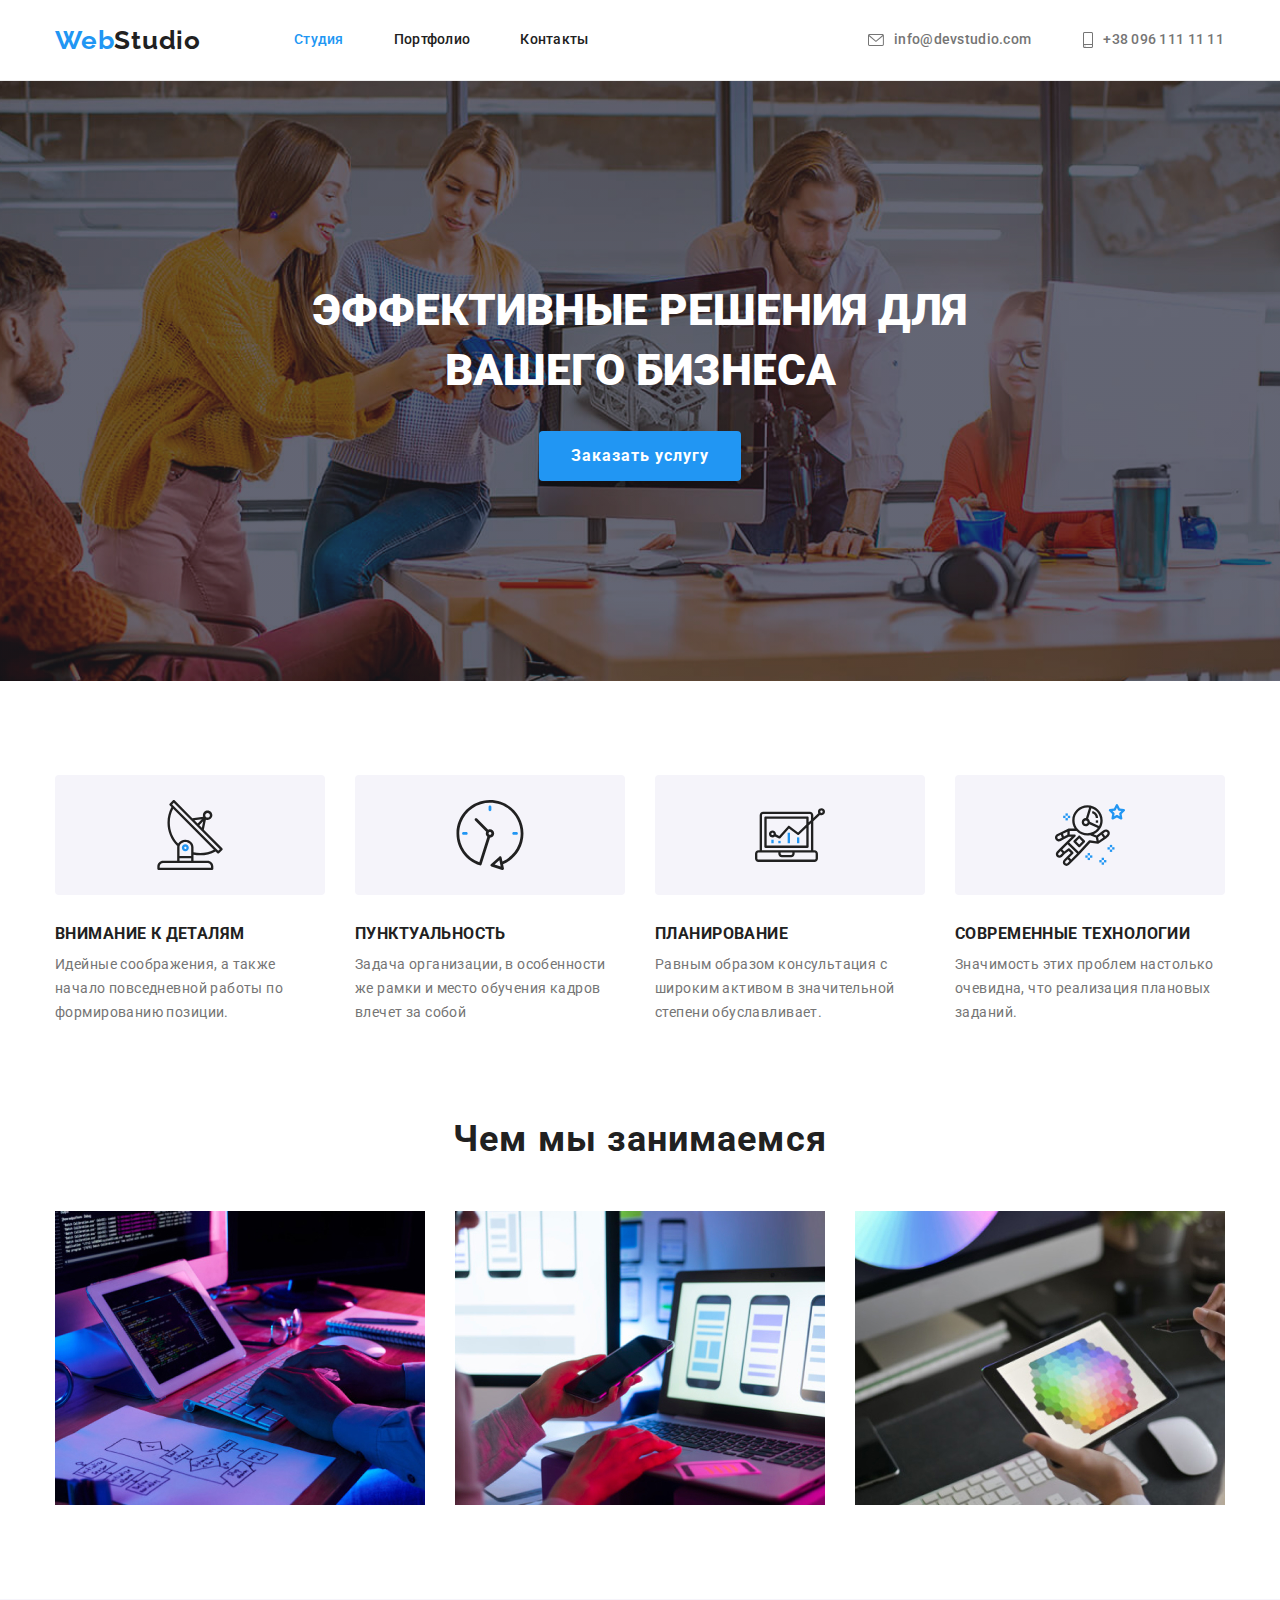
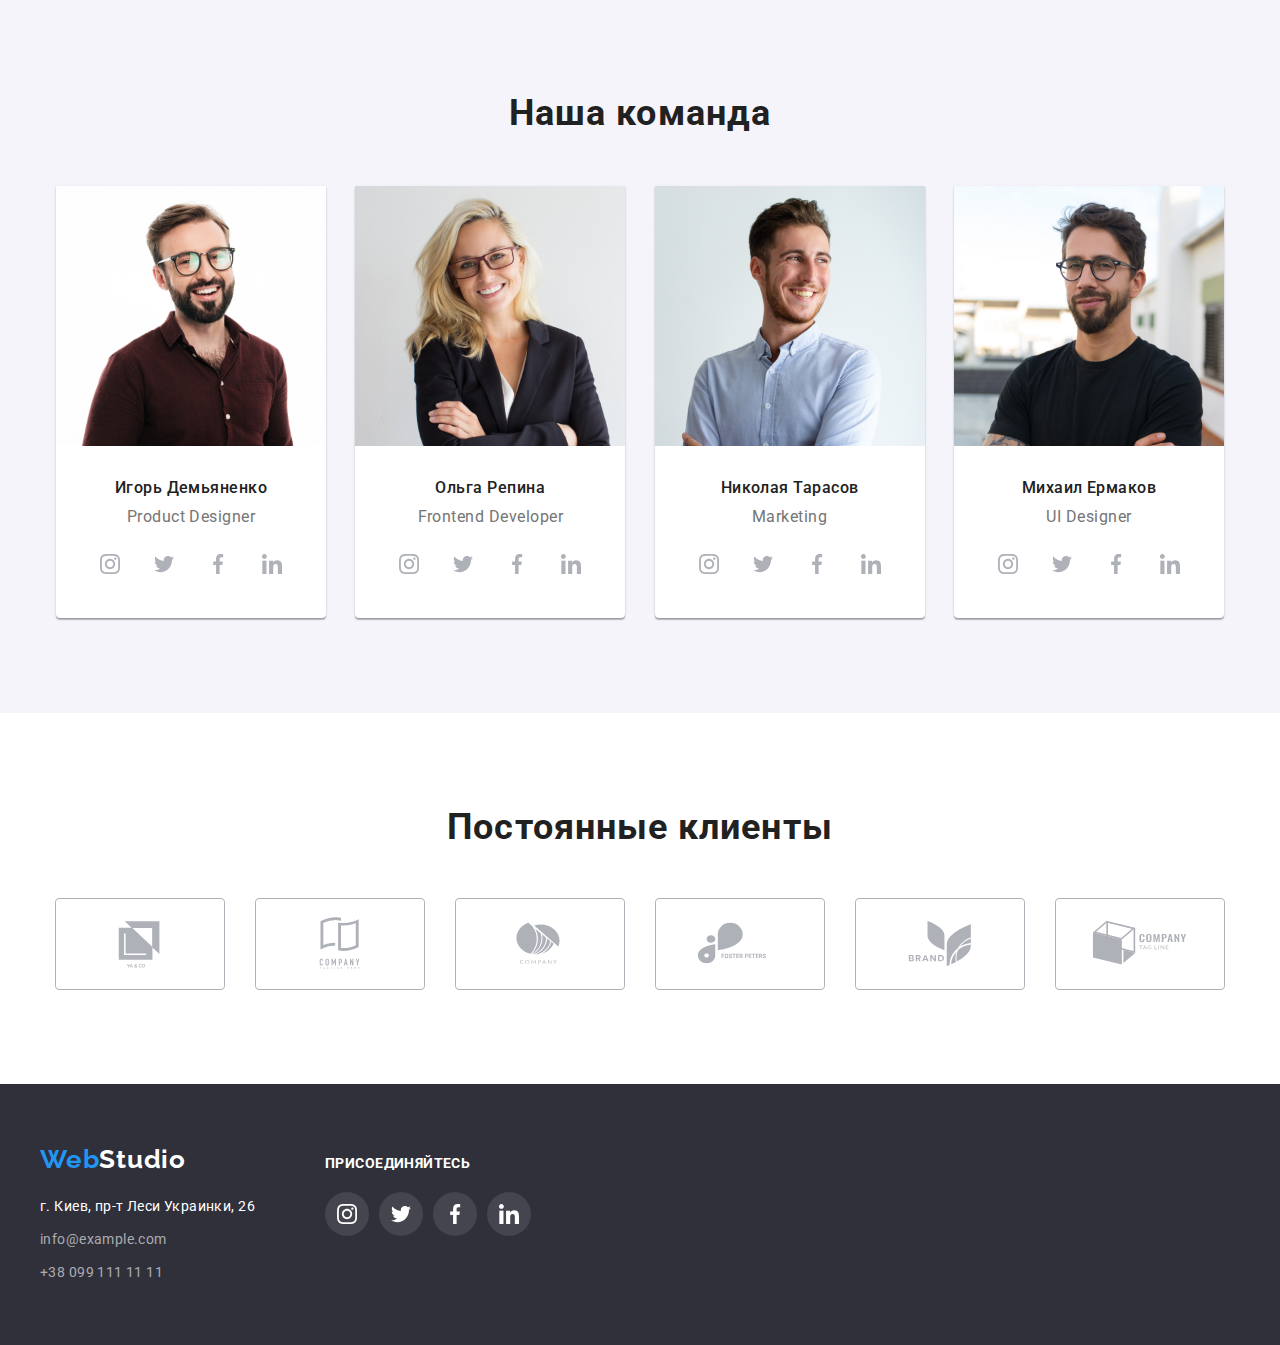
<file: index.html>
<!DOCTYPE html>
<html lang="ru">

<head>
    <meta charset="UTF-8">
    <meta http-equiv="X-UA-Compatible" content="IE=edge">
    <meta name="viewport" content="width=device-width, initial-scale=1.0">
    <title>Document</title>
    <link rel="stylesheet"
        href="https://cdnjs.cloudflare.com/ajax/libs/modern-normalize/1.0.0/modern-normalize.min.css" />
    <link rel="preconnect" href="https://fonts.googleapis.com">
    <link rel="preconnect" href="https://fonts.gstatic.com" crossorigin>
    <link
        href="https://fonts.googleapis.com/css2?family=Raleway:wght@700&family=Roboto:wght@400;500;700;900&display=swap"
        rel="stylesheet">
    <link rel="stylesheet" href="./css/styles.css">
</head>

<header class="header">
    <div class="container main-nav">
        <a href="./index.html" class="logo lg" lang="en">Web<span class="header-logo lg">Studio</span>
        </a>

        <nav class="nav">
            <ul class="header-list item">
                <li class="item">
                    <a href="./index.html" class="header-link link current">Студия</a>
                </li>
                <li class="item">
                    <a href="portfolio.html" class="header-link link ">Портфолио</a>
                </li>
                <li class="item">
                    <a href="" class="header-link link ">Контакты</a>
                </li>
            </ul>
        </nav>
        <ul class="navig">
            <li class="item">
                <a href="mailto:info@devstudio.com" class="header-nav mail link">
                    <svg class="contact-icon" width="16" height="12">
                        <use href="./images/symbol-defs.svg#icon-envelope"></use>
                    </svg>info@devstudio.com
                </a>
            </li>
            <li class="item">
                <a href="tel:+380961111111" class="header-nav link">
                    <svg class="contact-icon smartphone" width="10" height="16">
                        <use href="./images/symbol-defs.svg#icon-smartphone"></use>
                    </svg> +38 096 111 11 11
                </a>
            </li>
        </ul>
    </div>
</header>

<main>
        <section class="start">
            <div class="container">
            <h1 class="start-title">Эффективные решения для вашего бизнеса</h1>
            <button class="start-button" type="button">Заказать услугу</button>
        </div>
    </section>

    <section class="information section">
        <div class="container">
            <ul class="information-list">
                <li class="information-item">
                    <div class="icon-bg">
                        <svg class="information-icon" width="70" height="70">
                            <use href="./images/symbol-defs.svg#icon-antenna"></use>
                        </svg>
                    </div>
                    <h3 class="information-sub-title">Внимание к деталям</h3>
                    <p class="information-text">Идейные соображения, а также начало повседневной работы по
                        формированию
                        позиции.</p>
                </li>
                <li class="information-item">
                    <div class="icon-bg">
                        <svg class="information-icon" width="70" height="70">
                            <use href="./images/symbol-defs.svg#icon-clock"></use>
                        </svg>
                    </div>
                    <h3 class="information-sub-title">Пунктуальность</h3>
                    <p class="information-text">Задача организации, в особенности же рамки и место обучения кадров
                        влечет за собой</p>
                </li>
                <li class="information-item">
                    <div class="icon-bg">
                        <svg class="information-icon" width="70" height="70">
                            <use href="./images/symbol-defs.svg#icon-diagram"></use>
                        </svg>
                    </div>
                    <h3 class="information-sub-title">Планирование</h3>
                    <P class="information-text">Равным образом консультация с широким активом в значительной степени
                        обуславливает.</P>
                </li>
                <li class="information-item">
                    <div class="icon-bg">
                        <svg class="information-icon" width="70" height="70">
                            <use href="./images/symbol-defs.svg#icon-astronaut"></use>
                        </svg>
                    </div>
                    <h3 class="information-sub-title">Современные технологии</h3>
                    <p class="information-text">Значимость этих проблем настолько очевидна, что реализация плановых
                        заданий.</p>
                </li>
            </ul>
        </div>
    </section>


    <section class="work section-special">
        <div class="container">
            <h2 class="work-text">Чем мы занимаемся</h2>
            <ul class="work-list">
                <li class="work-item">
                    <img class="work-img " src="images/development.jpg" alt="разработка" width="370" height="294">
                </li>
                <li class="work-item">
                    <img class="work-img " src="images//design.jpg" alt="дизайн" width="370" height="294">
                </li>
                <li class="work-item">
                    <img class="work-img " src="images/decor.jpg" alt="оформление" width="370" height="294">
                </li>
            </ul>
        </div>
    </section>

    <section class="team section">
        <div class="container">
            <h2 class="team-title">Наша команда</h2>
            <ul class="team-list">
                <li class="team-item">
                    <img class="img" src="images/productdesigner.jpg" alt="Член команды" width="270" height="260">
                    <div class="text">
                        <h3 class="team-sub-title">Игорь Демьяненко</h3>
                        <p class="team-text">Product Designer</p>

                        <ul class="team-item-icon">
                            <li class="team-list-icon">
                                <a href="" class="team-link-icon">
                                    <svg class="team-icon" width="20" height="20">
                                        <use href="./images/symbol-defs.svg#icon-instagram"></use>
                                    </svg>
                                </a>
                            </li>
                            <li class="team-list-icon">
                                <a href="" class="team-link-icon">
                                    <svg class="team-icon" width="20" height="20">
                                        <use href="./images/symbol-defs.svg#icon-twitter"></use>
                                    </svg>
                                </a>
                            </li>
                            <li class="team-list-icon">
                                <a href="" class="team-link-icon">
                                    <svg class="team-icon" width="20" height="20">
                                        <use href="./images/symbol-defs.svg#icon-facebook"></use>
                                    </svg>
                                </a>
                            </li>
                            <li class="team-list-icon">
                                <a href="" class="team-link-icon">
                                    <svg class="team-icon" width="20" height="20">
                                        <use href="./images/symbol-defs.svg#icon-linkedin"></use>
                                    </svg>
                                </a>
                            </li>
                        </ul>
                    </div>
                </li>
                <li class="team-item">
                    <img class="img" src="images/frontenddeveloper.jpg" alt="Член команды" width="270" height="260">
                    <div class="text">
                        <h3 class="team-sub-title">Ольга Репина</h3>
                        <p class="team-text">Frontend Developer</p>

                        <ul class="team-item-icon">
                            <li class="team-list-icon">
                                <a href="" class="team-link-icon">
                                    <svg class="team-icon" width="20" height="20">
                                        <use href="./images/symbol-defs.svg#icon-instagram"></use>
                                    </svg>
                                </a>
                            </li>
                            <li class="team-list-icon">
                                <a href="" class="team-link-icon">
                                    <svg class="team-icon" width="20" height="20">
                                        <use href="./images/symbol-defs.svg#icon-twitter"></use>
                                    </svg>
                                </a>
                            </li>
                            <li class="team-list-icon">
                                <a href="" class="team-link-icon">
                                    <svg class="team-icon" width="20" height="20">
                                        <use href="./images/symbol-defs.svg#icon-facebook"></use>
                                    </svg>
                                </a>
                            </li>
                            <li class="team-list-icon">
                                <a href="" class="team-link-icon">
                                    <svg class="team-icon" width="20" height="20">
                                        <use href="./images/symbol-defs.svg#icon-linkedin"></use>
                                    </svg>
                                </a>
                            </li>
                        </ul>
                    </div>
                </li>
                <li class="team-item">
                    <img class="img" src="images/marketing.jpg" alt="Член команды" width="270" height="260">
                    <div class="text">
                        <h3 class="team-sub-title">Николая Тарасов</h3>
                        <p class="team-text">Marketing</p>

                        <ul class="team-item-icon">
                            <li class="team-list-icon">
                                <a href="" class="team-link-icon">
                                    <svg class="team-icon" width="20" height="20">
                                        <use href="./images/symbol-defs.svg#icon-instagram"></use>
                                    </svg>
                                </a>
                            </li>
                            <li class="team-list-icon">
                                <a href="" class="team-link-icon">
                                    <svg class="team-icon" width="20" height="20">
                                        <use href="./images/symbol-defs.svg#icon-twitter"></use>
                                    </svg>
                                </a>
                            </li>
                            <li class="team-list-icon">
                                <a href="" class="team-link-icon">
                                    <svg class="team-icon" width="20" height="20">
                                        <use href="./images/symbol-defs.svg#icon-facebook"></use>
                                    </svg>
                                </a>
                            </li>
                            <li class="team-list-icon">
                                <a href="" class="team-link-icon">
                                    <svg class="team-icon" width="20" height="20">
                                        <use href="./images/symbol-defs.svg#icon-linkedin"></use>
                                    </svg>
                                </a>
                            </li>
                        </ul>
                    </div>
                </li>
                <li class="team-item">
                    <img class="img" src="images/uldesigner.jpg" alt="Член команды" width="270" height="260">
                    <div class="text">
                        <h3 class="team-sub-title">Михаил Ермаков</h3>
                        <p class="team-text">UI Designer</p>

                        <ul class="team-item-icon">
                            <li class="team-list-icon">
                                <a href="" class="team-link-icon">
                                    <svg class="team-icon" width="20" height="20">
                                        <use href="./images/symbol-defs.svg#icon-instagram"></use>
                                    </svg>
                                </a>
                            </li>
                            <li class="team-list-icon">
                                <a href="" class="team-link-icon">
                                    <svg class="team-icon" width="20" height="20">
                                        <use href="./images/symbol-defs.svg#icon-twitter"></use>
                                    </svg>
                                </a>
                            </li>
                            <li class="team-list-icon">
                                <a href="" class="team-link-icon">
                                    <svg class="team-icon" width="20" height="20">
                                        <use href="./images/symbol-defs.svg#icon-facebook"></use>
                                    </svg>
                                </a>
                            </li>
                            <li class="team-list-icon">
                                <a href="" class="team-link-icon">
                                    <svg class="team-icon" width="20" height="20">
                                        <use href="./images/symbol-defs.svg#icon-linkedin"></use>
                                    </svg>
                                </a>
                            </li>
                        </ul>
                    </div>
                </li>
            </ul>
        </div>
    </section>
    <section class="client section">
        <div class="container">
            <h2 class="team-title">Постоянные клиенты</h2>
            <ul class="client-list list">
                <li class="client-item">
                    <a href="" class="client-link link">
                        <svg class="client-icon" width="106" height="60">
                            <use href="./images/symbol-defs.svg#icon-yago"></use>
                        </svg>
                    </a>
                </li>
                <li class="client-item">
                    <a href="" class="client-link link">
                        <svg class="client-icon" width="106" height="60">
                            <use href="./images/symbol-defs.svg#icon-company"></use>
                        </svg>
                    </a>
                </li>
                <li class="client-item">
                    <a href="" class="client-link link">
                        <svg class="client-icon" width="106" height="60">
                            <use href="./images/symbol-defs.svg#icon-comp"></use>
                        </svg>
                    </a>
                </li>
                <li class="client-item">
                    <a href="" class="client-link link">
                        <svg class="client-icon" width="106" height="60">
                            <use href="./images/symbol-defs.svg#icon-peters"></use>
                        </svg>
                    </a>
                </li>
                <li class="client-item">
                    <a href="" class="client-link link">
                        <svg class="client-icon" width="106" height="60">
                            <use href="./images/symbol-defs.svg#icon-brand"></use>
                        </svg>
                    </a>
                </li>
                <li class="client-item">
                    <a href="" class="client-link link">
                        <svg class="client-icon" width="106" height="60">
                            <use href="./images/symbol-defs.svg#icon-tag"></use>
                        </svg>
                    </a>
                </li>
            </ul>
        </div>
    </section>
</main>
<footer class="fotter">
    <div class="container fotter">
        <div>
            <a href="./index.html" class="f-logo link" lang="en">Web<span class="fo-logo link">Studio</span>
            </a>
            <address class="fotter-adress">
                <ul class="fotter-nav">
                    <li class="address-item"><a href="" class="fotter-nav white link">г. Киев, пр-т Леси Украинки, 26</a></li>
                    <li class="address-item"><a href="mailto:info@example.com"
                            class="fotter-nav link">info@example.com</a></li>
                    <li class="address-item"><a href="tel:+380991111111" class="fotter-nav link">+38 099 111 11 11</a>
                    </li>
                </ul>
            </address>
        </div>
        <div class="dopinfo">
            <p class="dopinfo-text">Присоединяйтесь</p>
            <ul class="dopinfo-item">
                <li class="dopinfo-list">
                    <a href="" class="dopinfo-link">
                        <svg class="dopinfo-icon" width="20" height="20">
                            <use href="./images/symbol-defs.svg#icon-instagram"></use>
                        </svg>
                    </a>
                </li>
                <li class="dopinfo-list">
                    <a href="" class="dopinfo-link">
                        <svg class="dopinfo-icon" width="20" height="20">
                            <use href="./images/symbol-defs.svg#icon-twitter"></use>
                        </svg>
                    </a>
                </li>
                <li class="dopinfo-list">
                    <a href="" class="dopinfo-link">
                        <svg class="dopinfo-icon" width="20" height="20">
                            <use href="./images/symbol-defs.svg#icon-facebook"></use>
                        </svg>
                    </a>
                </li>
                <li class="dopinfo-list">
                    <a href="" class="dopinfo-link">
                        <svg class="dopinfo-icon" width="20" height="20">
                            <use href="./images/symbol-defs.svg#icon-linkedin"></use>
                        </svg>
                    </a>
                </li>
            </ul>
        </div>
    </div>
</footer>
</body>

</html>
</file>
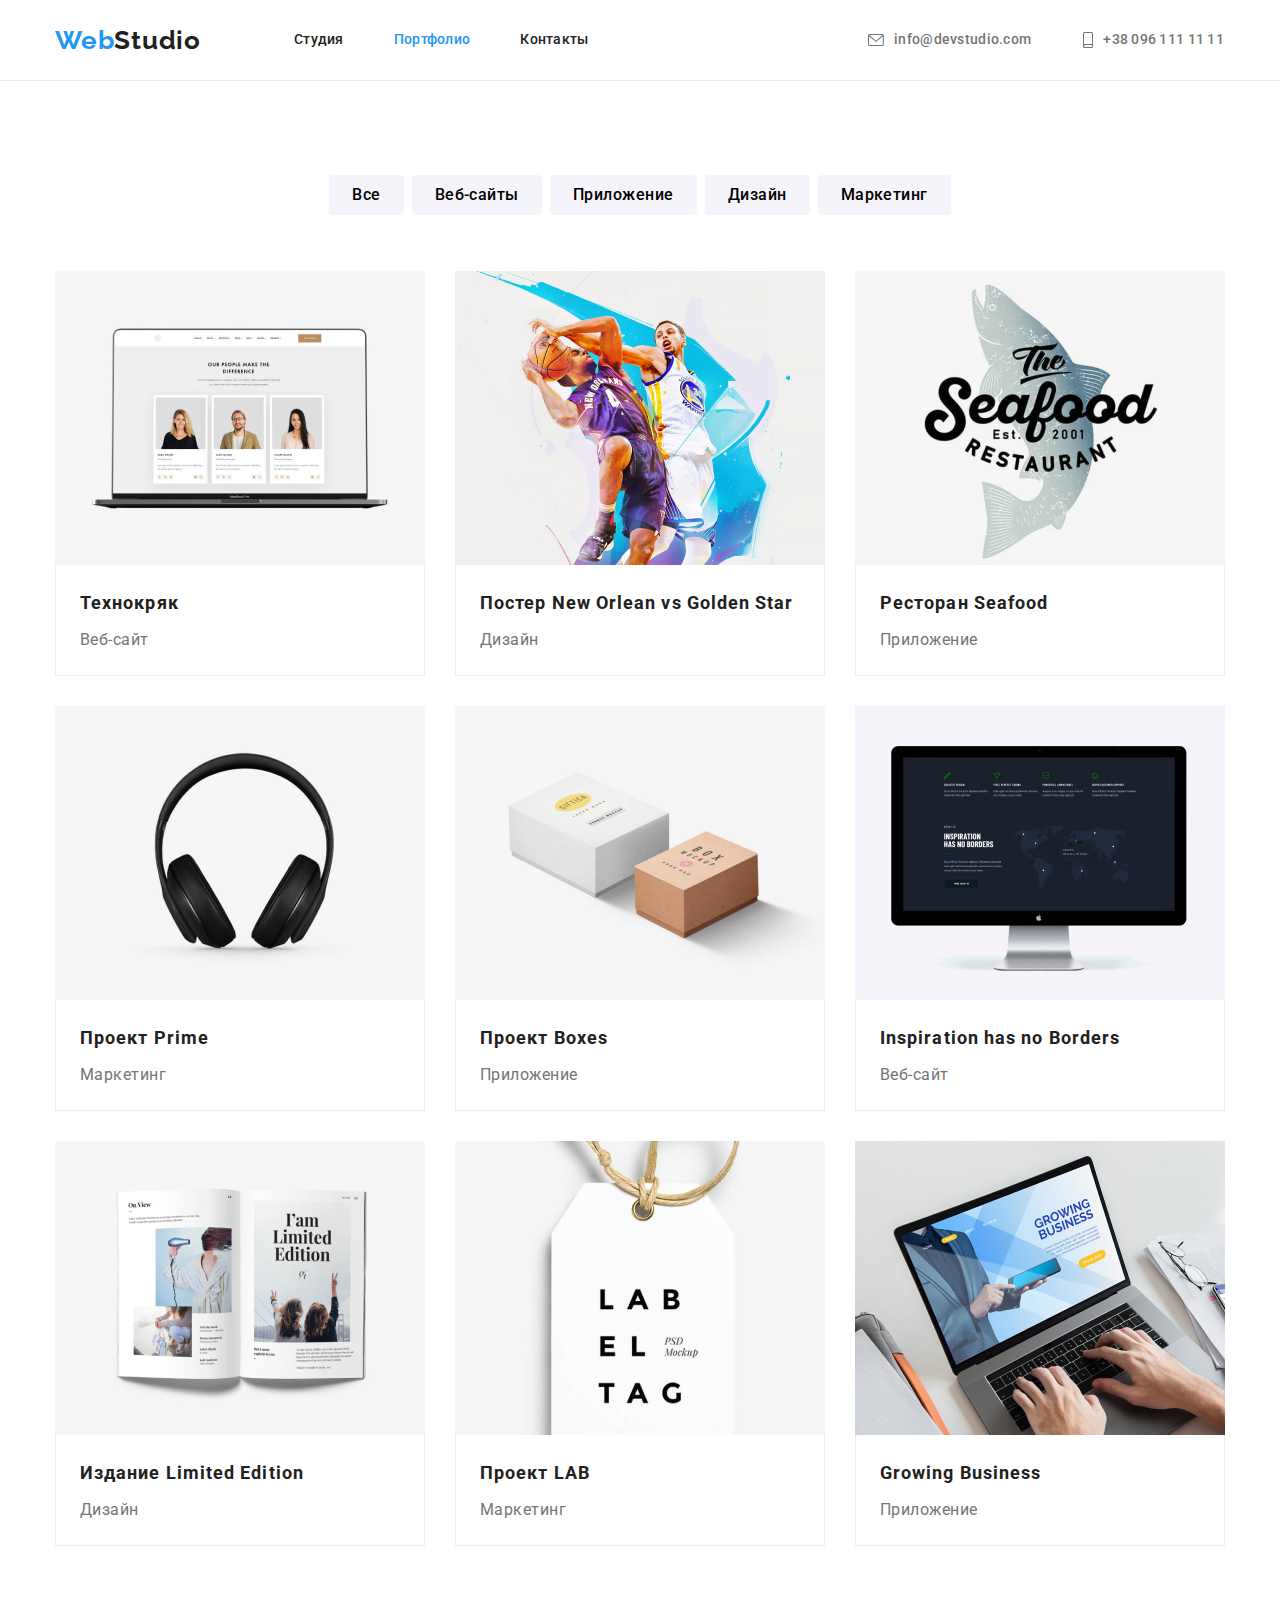
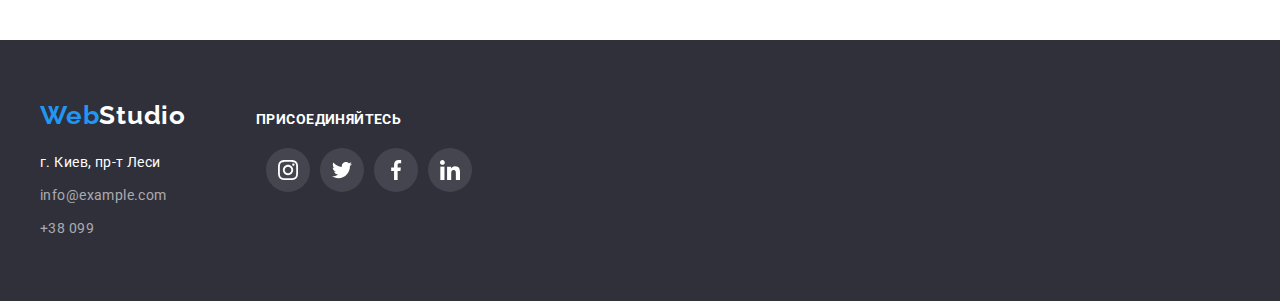
<file: portfolio.html>
<!DOCTYPE html>
<html lang="ru">

<head>
    <meta charset="UTF-8">
    <meta http-equiv="X-UA-Compatible" content="IE=edge">
    <meta name="viewport" content="width=device-width, initial-scale=1.0">
    <title>Document</title>
    <link rel="stylesheet"
        href="https://cdnjs.cloudflare.com/ajax/libs/modern-normalize/1.0.0/modern-normalize.min.css" />
    <link rel="preconnect" href="https://fonts.googleapis.com">
    <link rel="preconnect" href="https://fonts.gstatic.com" crossorigin>
    <link
        href="https://fonts.googleapis.com/css2?family=Raleway:wght@700&family=Roboto:wght@400;500;700;900&display=swap"
        rel="stylesheet">
    <link rel="stylesheet" href="./css/styles.css">
</head>

<body>
    <header class="header">
        <div class="container main-nav">
            <a href="./index.html" class="logo lg" lang="en">Web<span class="header-logo lg">Studio</span>
            </a>

            <nav class="nav">
                <ul class="header-list item">
                    <li class="item">
                        <a href="./index.html" class="header-link link">Студия</a>
                    </li>
                    <li class="item">
                        <a href="portfolio.html" class="header-link link current">Портфолио</a>
                    </li>
                    <li class="item">
                        <a href="" class="header-link link ">Контакты</a>
                    </li>
                </ul>
            </nav>
            <ul class="navig">
                <li class="item">
                    <a href="mailto:info@devstudio.com" class="header-nav mail link">
                        <svg class="contact-icon" width="16" height="12">
                            <use href="./images/symbol-defs.svg#icon-envelope"></use>
                        </svg>info@devstudio.com
                    </a>
                </li>
                <li class="item">
                    <a href="tel:+380961111111" class="header-nav link">
                        <svg class="contact-icon smartphone" width="10" height="16">
                            <use href="./images/symbol-defs.svg#icon-smartphone"></use>
                        </svg> +38 096 111 11 11
                    </a>
                </li>
            </ul>
        </div>
    </header>
    <main class="main">
        <section class="section">
            <div class="container ">
                <ul class="portfolio">
                    <li class="portfolio-list"><button class="portfolio-button" type="button">Все</button></li>
                    <li class="portfolio-list"><button class="portfolio-button" type="button">Веб-сайты</button></li>
                    <li class="portfolio-list"><button class="portfolio-button" type="button">Приложение</button></li>
                    <li class="portfolio-list"><button class="portfolio-button" type="button">Дизайн</button></li>
                    <li class="portfolio-list"><button class="portfolio-button" type="button">Маркетинг</button></li>
                </ul>


                <ul class="main-list">

                    <li class="main-item">
                        <a class="main-link link" href="">
                            <img src="images/laptop.jpg" class="main-img" alt="Веб-сайт" width="370" height="294">
                            <div class="main-group">
                                <h2 class="main-title">Технокряк</h2>
                                <p class="main-text">Веб-сайт</p>
                            </div>
                        </a>
                    </li>
                    <li class="main-item">
                        <a class="main-link link" href="">
                            <img src="images/basketball.jpg" class="main-img" alt="Дизайн" width="370" height="294">
                            <div class="main-group">
                                <h2 class="main-title">Постер New Orlean vs Golden Star</h2>
                                <p class="main-text">Дизайн</p>
                            </div>
                        </a>
                    </li>
                    <li class="main-item">
                        <a class="main-link link" href="">
                            <img src="images/shark.jpg" class="main-img" alt="Приложение" width="370" height="294">
                            <div class="main-group">
                                <h2 class="main-title">Ресторан Seafood</h2>
                                <p class="main-text">Приложение</p>
                            </div>
                        </a>
                    </li>
                    <li class="main-item">
                        <a class="main-link link" href="">
                            <img src="images/headphone.jpg" class="main-img" alt="Маркетинг" width="370" height="294">
                            <div class="main-group">
                                <h2 class="main-title">Проект Prime</h2>
                                <p class="main-text">Маркетинг</p>
                            </div>
                        </a>
                    </li>
                    <li class="main-item">
                        <a class="main-link link" href="">
                            <img src="images/box.jpg" class="main-img" alt="Приложение" width="370" height="294">
                            <div class="main-group">
                                <h2 class="main-title">Проект Boxes</h2>
                                <p class="main-text">Приложение</p>
                            </div>
                        </a>
                    </li>
                    <li class="main-item">
                        <a class="main-link link" href="">
                            <img src="images/ekran.jpg" class="main-img" alt="Веб-сайт" width="370" height="294">
                            <div class="main-group">
                                <h2 class="main-title">Inspiration has no Borders</h2>
                                <p class="main-text">Веб-сайт</p>
                            </div>
                        </a>
                    </li>
                    <li class="main-item">
                        <a class="main-link link" href="">
                            <img src="images/book.jpg" class="main-img" alt="Дизайн" width="370" height="294">
                            <div class="main-group">
                                <h2 class="main-title">Издание Limited Edition</h2>
                                <p class="main-text">Дизайн</p>
                            </div>
                        </a>
                    </li>
                    <li class="main-item">
                        <a class="main-link link" href="">
                            <img src="images/label.jpg" class="main-img" alt="Маркетинг" width="370" height="294">
                            <div class="main-group">
                                <h2 class="main-title">Проект LAB</h2>
                                <p class="main-text">Маркетинг</p>
                            </div>
                        </a>
                    </li>
                    <li class="main-item">
                        <a class="main-link link" href="">
                            <img src="images/work.jpg" class="main-img" alt="Приложение" width="370" height="294">
                            <div class="main-group">
                                <h2 class="main-title">Growing Business</h2>
                                <p class="main-text">Приложение</p>
                            </div>
                        </a>
                    </li>
                </ul>
            </div>
        </section>
    </main>
    <footer class="fotter">
        <div class="container fotter">
            <div>
                <a href="./index.html" class="f-logo link" lang="en">Web<span class="fo-logo link">Studio</sp </a>
                        <address class="fotter-adress">
                            <ul class="fotter-nav">
                                <li class="address-item"><a href="" class="fotter-nav white link">г. Киев, пр-т Леси
                                <li class="address-item"><a href="mailto:info@example.com"
                                        class="fotter-nav link">info@example.com</a></li>
                                <li class="address-item"><a href="tel:+380991111111" class="fotter-nav link">+38 099
                                </li>
                            </ul>
                        </address>
            </div>
            <div class="dopinfo">
                <p class="dopinfo-text">Присоединяйтесь</p>
                <ul class="dopinfo-item">
                    <li class="dopinfo-list">
                        <a href="" class="dopinfo-link">
                            <svg class="dopinfo-icon" width="20" height="20">
                                <use href="./images/symbol-defs.svg#icon-instagram"></use>
                            </svg>
                        </a>
                    </li>
                    <li class="dopinfo-list">
                        <a href="" class="dopinfo-link">
                            <svg class="dopinfo-icon" width="20" height="20">
                                <use href="./images/symbol-defs.svg#icon-twitter"></use>
                            </svg>
                        </a>
                    </li>
                    <li class="dopinfo-list">
                        <a href="" class="dopinfo-link">
                            <svg class="dopinfo-icon" width="20" height="20">
                                <use href="./images/symbol-defs.svg#icon-facebook"></use>
                            </svg>
                        </a>
                    </li>
                    <li class="dopinfo-list">
                        <a href="" class="dopinfo-link">
                            <svg class="dopinfo-icon" width="20" height="20">
                                <use href="./images/symbol-defs.svg#icon-linkedin"></use>
                            </svg>
                        </a>
                    </li>
                </ul>
            </div>
        </div>
    </footer>
</body>

</html>
</file>
<file: css/styles.css>
:root {
    --accent-color: #2196f3;
    --normal-color: #ffffff;
    --primary-color: #212121;
    --minor-color: #757575;
    --secondary-color: #f5f4fa;
}

p,
h1,
h2,
h3,
h4,
h5,
h6 {
    margin: 0;
}

ul {
    margin: 0;
    padding-left: 0;
}


body {
    font-family: 'Roboto', sans-serif;
}

ul {
    list-style: none;
}

.link {

    text-decoration: none;
}

button {
    cursor: pointer;

}


/* Head */
img {
    display: block;
    max-width: 100%;
    height: auto;
}

.container {
    margin: 0 auto;
    max-width: 1200px;
    padding-left: 15px;
    padding-right: 15px;

}

.section {
    padding-top: 94px;
    padding-bottom: 94px;
}

.section-special {
    padding-bottom: 94px;
}

.header {
    border-bottom: 1px solid #ECECEC;
    background-color: var(--normal-color)
}

.main-nav {
    display: flex;
    align-items: center;
}


.nav {
    display: flex;
    margin-left: auto;
    margin-left: 93px;
}

.header-list {
    display: flex;
}

.header-list .item+.item {
    margin-left: 50px;

}

.navig {
    display: flex;
    margin-left: auto;
    align-items: center;


}

.item {
    display: flex;
    align-items: center;

}


.navig .item+.item {
    margin-left: 50px;
}

.contact-icon {
    fill: #757575;
    margin-right: 10px;
}

.header-nav {
    display: flex;
    padding-top: 32px;
    padding-bottom: 32px;
    font-weight: 500;
    font-size: 14px;
    line-height: 1.14;
    letter-spacing: 0.02em;
    color: var(--minor-color);
    align-items: center;
    padding: 1px;
}

.header-nav:hover .contact-icon,
.header-nav:focus .contact-icon {
    fill: var(--accent-color);
}

.logo {
    text-decoration: none;
    font-family: 'Raleway';
    font-style: normal;
    font-weight: 700;
    font-size: 26px;
    line-height: 1.71;
    letter-spacing: 0.03em;
    color: var(--accent-color)
}


.header-logo {
    text-decoration: none;
    font-family: 'Raleway';
    font-style: normal;
    font-weight: 700;
    font-size: 26px;
    line-height: 1.71;
    letter-spacing: 0.03em;
    color: var(--primary-color)
}


.header-link {
    display: block;
    padding-top: 32px;
    padding-bottom: 32px;
    list-style: none;
    text-decoration: none;
    font-weight: 500;
    font-size: 14px;
    line-height: 1.14;
    letter-spacing: 0.02em;
    color: var(--primary-color)
}


.header-link:hover,
.header-link:focus {
    font-weight: 500;
    font-size: 14px;
    line-height: 1.14;
    letter-spacing: 0.02em;
    color: var(--accent-color)
}

.current {
    color: var(--accent-color)
}

.header-nav:hover,
.header-nav:focus {

    font-weight: 500;
    font-size: 14px;
    line-height: 1.14;
    letter-spacing: 0.02em;
    color: var(--accent-color)
}

/* hero */
.start {
    padding-top: 200px;
    padding-bottom: 200px;
    text-align: center;

    display: block;
    justify-content: center;
    align-items: center;
    max-width: 1600px;

    background-color: #000000;
    background-image: linear-gradient(rgba(47, 48, 58, 0.4), rgba(47, 48, 58, 0.4)),
        url(../images/background.jpg);
    background-position: center;
    background-size: cover;
    margin: 0 auto;

}

.start-title {
    text-transform: uppercase;
    max-width: 696px;
    display: block;

    margin: 0 auto;
    margin-bottom: 30px;


    font-weight: 900;
    font-size: 44px;
    line-height: 1.36;
    color: var(--normal-color)
}

.start-button {
    padding: 10px 32px;


    font-weight: 700;
    font-size: 16px;
    line-height: 1.88;
    letter-spacing: 0.06em;
    color: #FFFFFF;
    background: #2196F3;
    box-shadow: 0px 4px 4px rgba(0, 0, 0, 0.15);
    border: 0px;
    border-radius: 4px;

}

.start-button:hover: .start-button:focus {
    background: rgba(33, 150, 243, 1);
    color: #FFFFFF;
}


/* button */

.information-item {
    max-width: 270px;
}

.information-list {

    display: flex;
    font-weight: 700;
    font-size: 14px;
    line-height: 1.14;
    letter-spacing: 0.03em;
    color: var(--primary-color)
}

.information-list .information-item+.information-item {
    margin-left: 30px;

}

.icon-bg {
    display: flex;
    justify-content: center;
    align-items: center;

    margin-bottom: 30px;

    width: 270px;
    height: 120px;
    border-radius: 4px;

    background-color: #F5F4FA;
}

.information-sub-title {
    text-transform: uppercase;
    margin-bottom: 10px;
}

.information-text {


    font-weight: 400;
    font-size: 14px;
    line-height: 1.71;
    letter-spacing: 0.03em;
    color: var(--minor-color)
}

.work-text {
    text-align: center;
    font-weight: 700;
    font-size: 36px;
    line-height: 1.16;
    letter-spacing: 0.03em;
    color: var(--primary-color)
}

.work-list {
    display: flex;
    margin-top: 50px;
}

.work-item {}

.work-list .work-item+.work-item {
    margin-left: 30px;
}

.team-item {
    background: #FFFFFF;


    box-shadow: 0px 1px 3px rgba(0, 0, 0, 0.12), 0px 1px 1px rgba(0, 0, 0, 0.14), 0px 2px 1px rgba(0, 0, 0, 0.2);
    border-radius: 0px 0px 4px 4px;
}

.team-list {
    border: 1px solid transparent;
    margin-top: 50px;
    display: flex;
}

.team-list .team-item+.team-item {
    margin-left: auto;
}

.team {
    background: var(--secondary-color);
}

.team-title {
    text-align: center;
    font-weight: 700;
    font-size: 36px;
    line-height: 1.16;
    letter-spacing: 0.03em;
    color: var(--primary-color)
}

.team-sub-title {
    text-align: center;
    font-weight: 500;
    font-size: 16px;
    line-height: 1.19;

    text-align: center;
    letter-spacing: 0.03em;
    color: #212121;
}

.text {

    display: block;
    padding-top: 32px;
    padding-bottom: 32px;
    text-align: center;
}

.team-text {
    margin-top: 10px;
    margin-bottom: 16px;
    font-weight: 400;
    font-size: 16px;
    line-height: 1.19;

    text-align: center;
    letter-spacing: 0.03em;
    color: var(--minor-color)
}

/* icons*/
.team-item-icon {
    display: flex;
    justify-content: center;
    gap: 10px;
}

.team-link-icon {
    display: flex;
    justify-content: center;
    align-items: center;
    width: 44px;
    height: 44px;
    background-color: transparent;
    border-radius: 50%;
}

.team-icon {
    fill: #AFB1B8;
}

.team-link-icon:hover,
.team-link-icon:focus {
    background-color: var(--accent-color);
}

.team-link-icon:hover .team-icon,
.team-link-icon:focus .team-icon {
    fill: var(--normal-color);
}

/* icons */

.client-list {
    display: flex;
    gap: 30px;
    margin-top: 50px;

}

.client-item {
    width: 170px;
    height: 92px;
}

.client-link {
    display: flex;
    justify-content: center;
    align-items: center;
    width: 100%;
    height: 100%;

    border-radius: 4px;
    border: 1px solid #AFB1B8;
    fill: #AFB1B8;
}

.client-item:hover .client-link,
.client-link:focus {
    border-color: var(--accent-color);
    fill: var(--accent-color);
}


/*1 page */

.portfolio {

    align-items: center;
    display: flex;
    margin: 0 auto;

    font-weight: 500;
    font-size: 16px;
    line-height: 1.62;

    color: #212121;
    justify-content: center;


}

.portfolio .portfolio-list+.portfolio-list {
    margin-left: 8px;

}

.portfolio-button {

    font-weight: 500;
    font-size: 16px;
    line-height: 1.62;

    text-align: center;
    letter-spacing: 0.03em;
    padding: 6px 22px;

    cursor: pointer;
    background-color: #f5f4fa;
    border: 1px solid transparent;
    border-radius: 4px;



}

.portfolio-button:hover,
.portfolio-button:focus {
    background-color: var(--accent-color);
    color: #ffffff;
    box-shadow: 0px 3px 1px rgba(0, 0, 0, 0.1), 0px 1px 2px rgba(0, 0, 0, 0.08), 0px 2px 2px rgba(0, 0, 0, 0.12);
}

/* кнопки */


.main-list {
    display: flex;
    flex-wrap: wrap;
    gap: 30px;
    margin-top: 56px;
}

.main-link {
    width: calc((100%-60px)/3);
}

.main-link:hover,
.main-link:focus {
    box-shadow: 0px 1px 1px rgba(0, 0, 0, 0.12), 0px 4px 4px rgba(0, 0, 0, 0.06), 1px 4px 6px rgba(0, 0, 0, 0.16);
}

.main-title {
    margin-bottom: 4px;
    font-weight: 700;
    font-size: 18px;
    line-height: 2;

    letter-spacing: 0.06em;
    color: var(--primary-color)
}


.main-text {
    font-weight: 400;
    font-size: 16px;
    line-height: 1.88;
    letter-spacing: 0.03em;
    color: var(--minor-color)
}

.main-group {
    padding: 20px 24px;
    border-bottom: 1px solid #EEEEEE;
    border-left: 1px solid #EEEEEE;
    border-right: 1px solid #EEEEEE;
}

/* подвал */
.fotter {
    padding-top: 60px;
    padding-bottom: 60px;
    background: #2F303A;
}

.container.fotter {
    padding: 0;
    align-items: baseline;
    display: flex;
}

.f-logo {
    display: block;
    font-family: 'Raleway';
    font-style: normal;
    font-weight: 700;
    font-size: 26px;
    line-height: 1.19;
    letter-spacing: 0.03em;
    color: var(--accent-color)
}

.fo-logo {
    font-family: 'Raleway';
    font-style: normal;
    font-weight: 700;
    font-size: 26px;
    line-height: 1.19;
    letter-spacing: 0.03em;
    color: var(--normal-color)
}

.fotter-adress {
    margin-top: 20px;
    font-style: normal;
}

.fotter-text {
    font-weight: 400;
    font-size: 14px;
    line-height: 1.71;
    letter-spacing: 0.03em;
    color: var(--normal-color)
}

.fotter-nav .white {
    color: var(--normal-color);
}

.fotter-nav {
    margin-top: 9px;

    font-weight: 400;
    font-size: 14px;
    line-height: 1.71;
    letter-spacing: 0.03em;
    color: rgba(255, 255, 255, 0.6);
}

.fotter-nav li+li {
    margin-top: 9px;
}

.fotter-nav:focus {
    color: var(--accent-color)
}

.fotter-nav:hover {
    color: var(--accent-color)
}

.dopinfo {
    margin-left: 70px;
}

.dopinfo-text {



    font-style: normal;
    font-weight: 700;
    font-size: 14px;
    line-height: 1.14;
    letter-spacing: 0.03em;
    text-transform: uppercase;

    color: var(--normal-color);

    margin: 0% auto;

}

.dopinfo-item {
    margin-top: 20px;
    display: flex;
    justify-items: center;
    gap: 10px;
}

.dopinfo-icon {
    fill: var(--normal-color);
}

.dopinfo-link {
    display: flex;
    justify-content: center;
    align-items: center;
    width: 44px;
    height: 44px;
    background-color: rgba(255, 255, 255, 0.1);
    ;
    border-radius: 50%;
}

.dopinfo-link:hover,
.dopinfo-link:focus {
    background-color: var(--accent-color);
}

.dopinfo-link:hover .dopinfo-icon,
.dopinfo-link:focus .dopinfo-icon {
    fill: var(--normal-color);
}
</file>
